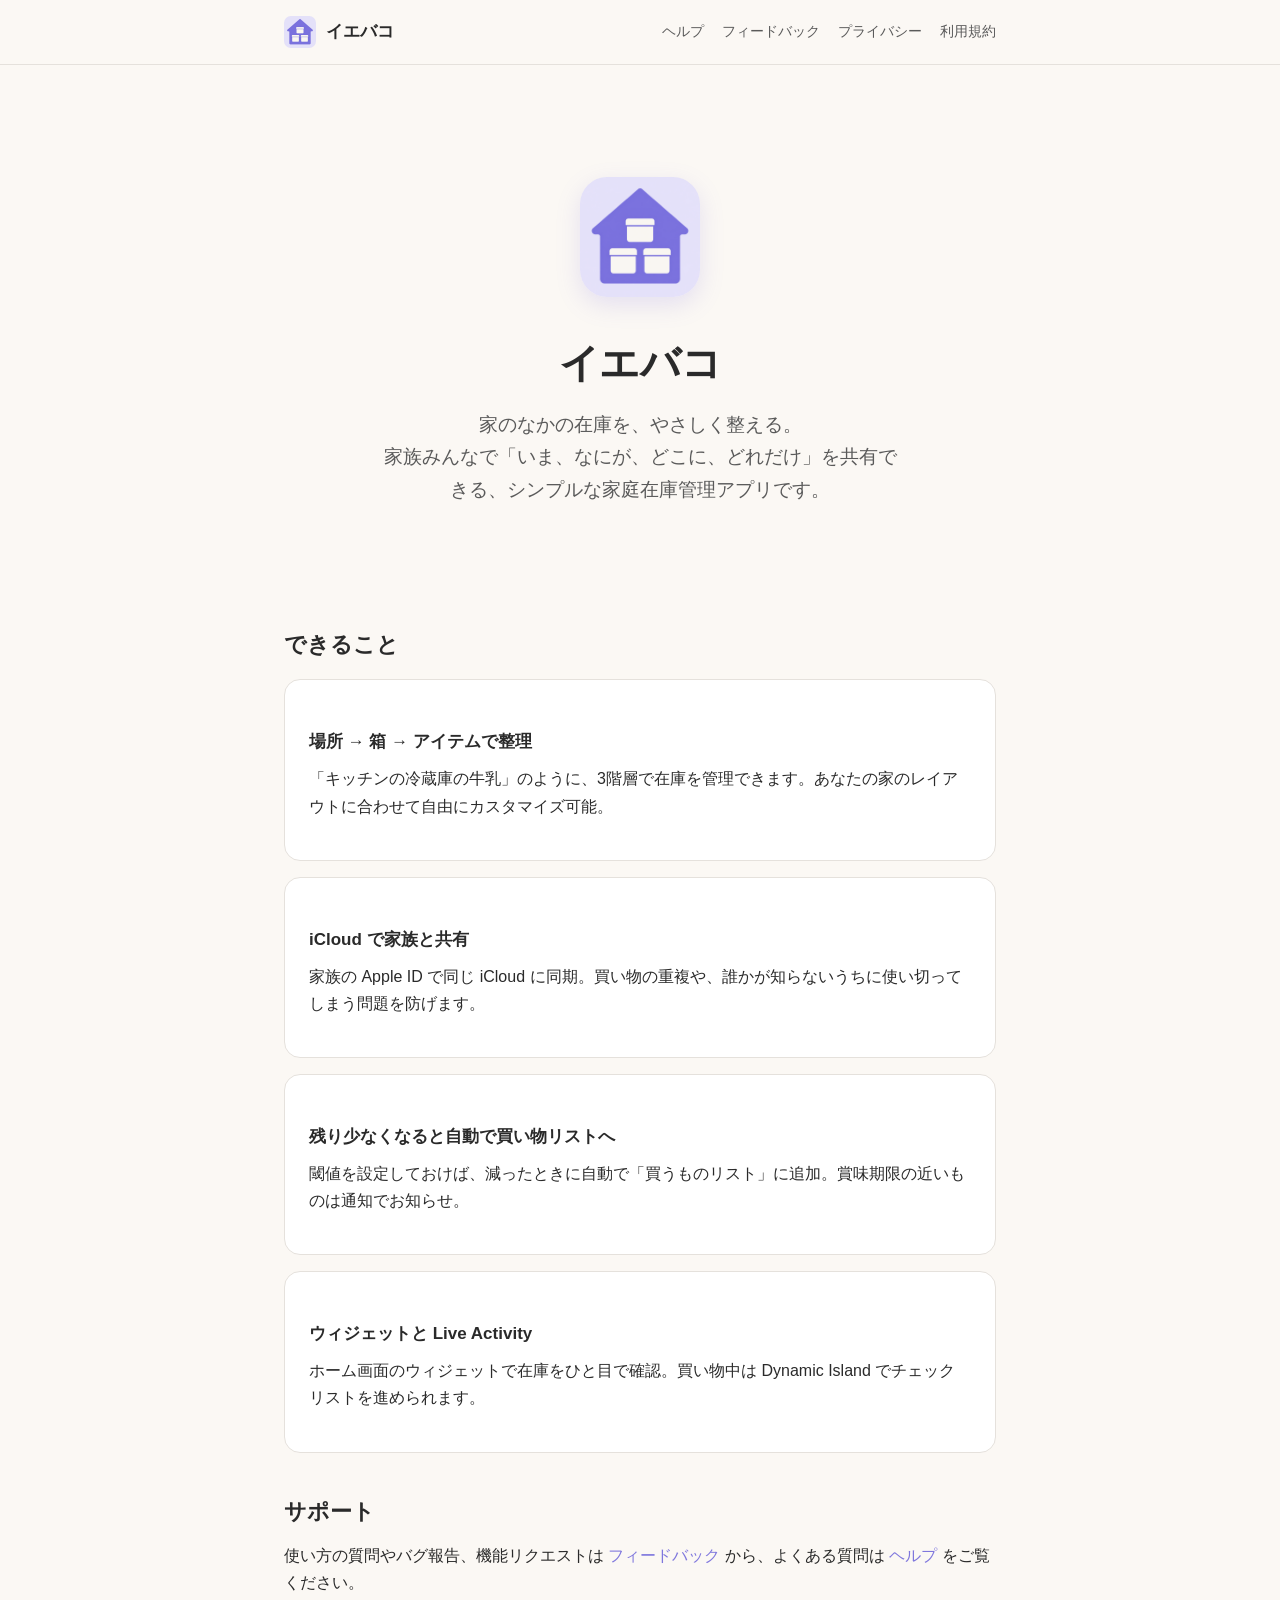
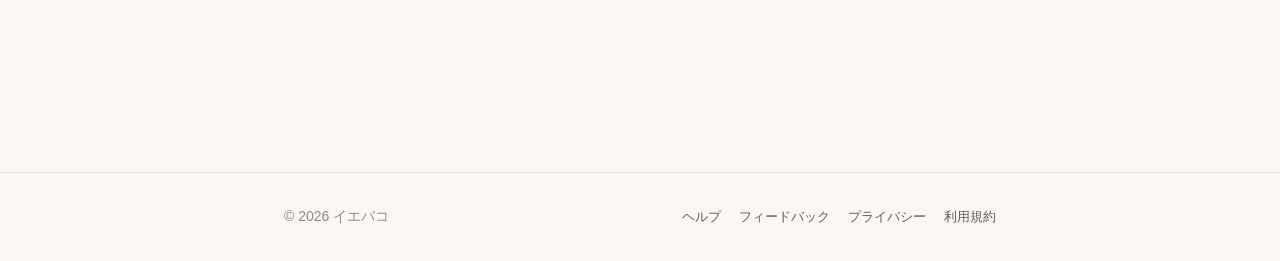
<file: index.html>
<!DOCTYPE html>
<html lang="ja">
<head>
  <meta charset="UTF-8" />
  <meta name="viewport" content="width=device-width, initial-scale=1" />
  <title>イエバコ — 家のなかの在庫を、やさしく整える</title>
  <meta name="description" content="家族みんなで使える家庭在庫管理アプリ。場所と箱で在庫を整理し、買い忘れと買いすぎをなくします。" />
  <meta name="theme-color" content="#7F77DD" />
  <link rel="icon" href="/assets/icon.png" />
  <link rel="apple-touch-icon" href="/assets/icon.png" />
  <link rel="stylesheet" href="/assets/style.css" />
  <meta property="og:title" content="イエバコ — 家のなかの在庫を、やさしく整える" />
  <meta property="og:description" content="家族みんなで使える家庭在庫管理アプリ。" />
  <meta property="og:image" content="/assets/icon.png" />
  <meta property="og:type" content="website" />
</head>
<body>
  <header class="site-header">
    <div class="container">
      <a class="brand" href="/">
        <img src="/assets/icon.png" alt="" />
        イエバコ
      </a>
      <nav class="nav">
        <a href="/help/">ヘルプ</a>
        <a href="/feedback/">フィードバック</a>
        <a href="/privacy/">プライバシー</a>
        <a href="/terms/">利用規約</a>
      </nav>
    </div>
  </header>

  <main>
    <div class="container">
      <section class="hero">
        <img class="app-icon" src="/assets/icon.png" alt="イエバコ アプリアイコン" />
        <h1>イエバコ</h1>
        <p class="lead">家のなかの在庫を、やさしく整える。<br />家族みんなで「いま、なにが、どこに、どれだけ」を共有できる、シンプルな家庭在庫管理アプリです。</p>
        <!-- TODO: App Store ボタンに差し替え（公開後）
        <a class="btn" href="https://apps.apple.com/jp/app/iebako/idXXXXXXXXX">App Store でダウンロード</a>
        -->
      </section>

      <h2>できること</h2>
      <div class="card">
        <h3>場所 → 箱 → アイテムで整理</h3>
        <p>「キッチンの冷蔵庫の牛乳」のように、3階層で在庫を管理できます。あなたの家のレイアウトに合わせて自由にカスタマイズ可能。</p>
      </div>
      <div class="card">
        <h3>iCloud で家族と共有</h3>
        <p>家族の Apple ID で同じ iCloud に同期。買い物の重複や、誰かが知らないうちに使い切ってしまう問題を防げます。</p>
      </div>
      <div class="card">
        <h3>残り少なくなると自動で買い物リストへ</h3>
        <p>閾値を設定しておけば、減ったときに自動で「買うものリスト」に追加。賞味期限の近いものは通知でお知らせ。</p>
      </div>
      <div class="card">
        <h3>ウィジェットと Live Activity</h3>
        <p>ホーム画面のウィジェットで在庫をひと目で確認。買い物中は Dynamic Island でチェックリストを進められます。</p>
      </div>

      <h2>サポート</h2>
      <p>使い方の質問やバグ報告、機能リクエストは <a href="/feedback/">フィードバック</a> から、よくある質問は <a href="/help/">ヘルプ</a> をご覧ください。</p>
    </div>
  </main>

  <footer class="site-footer">
    <div class="container">
      <div>© 2026 イエバコ</div>
      <nav class="nav">
        <a href="/help/">ヘルプ</a>
        <a href="/feedback/">フィードバック</a>
        <a href="/privacy/">プライバシー</a>
        <a href="/terms/">利用規約</a>
      </nav>
    </div>
  </footer>
</body>
</html>
</file>
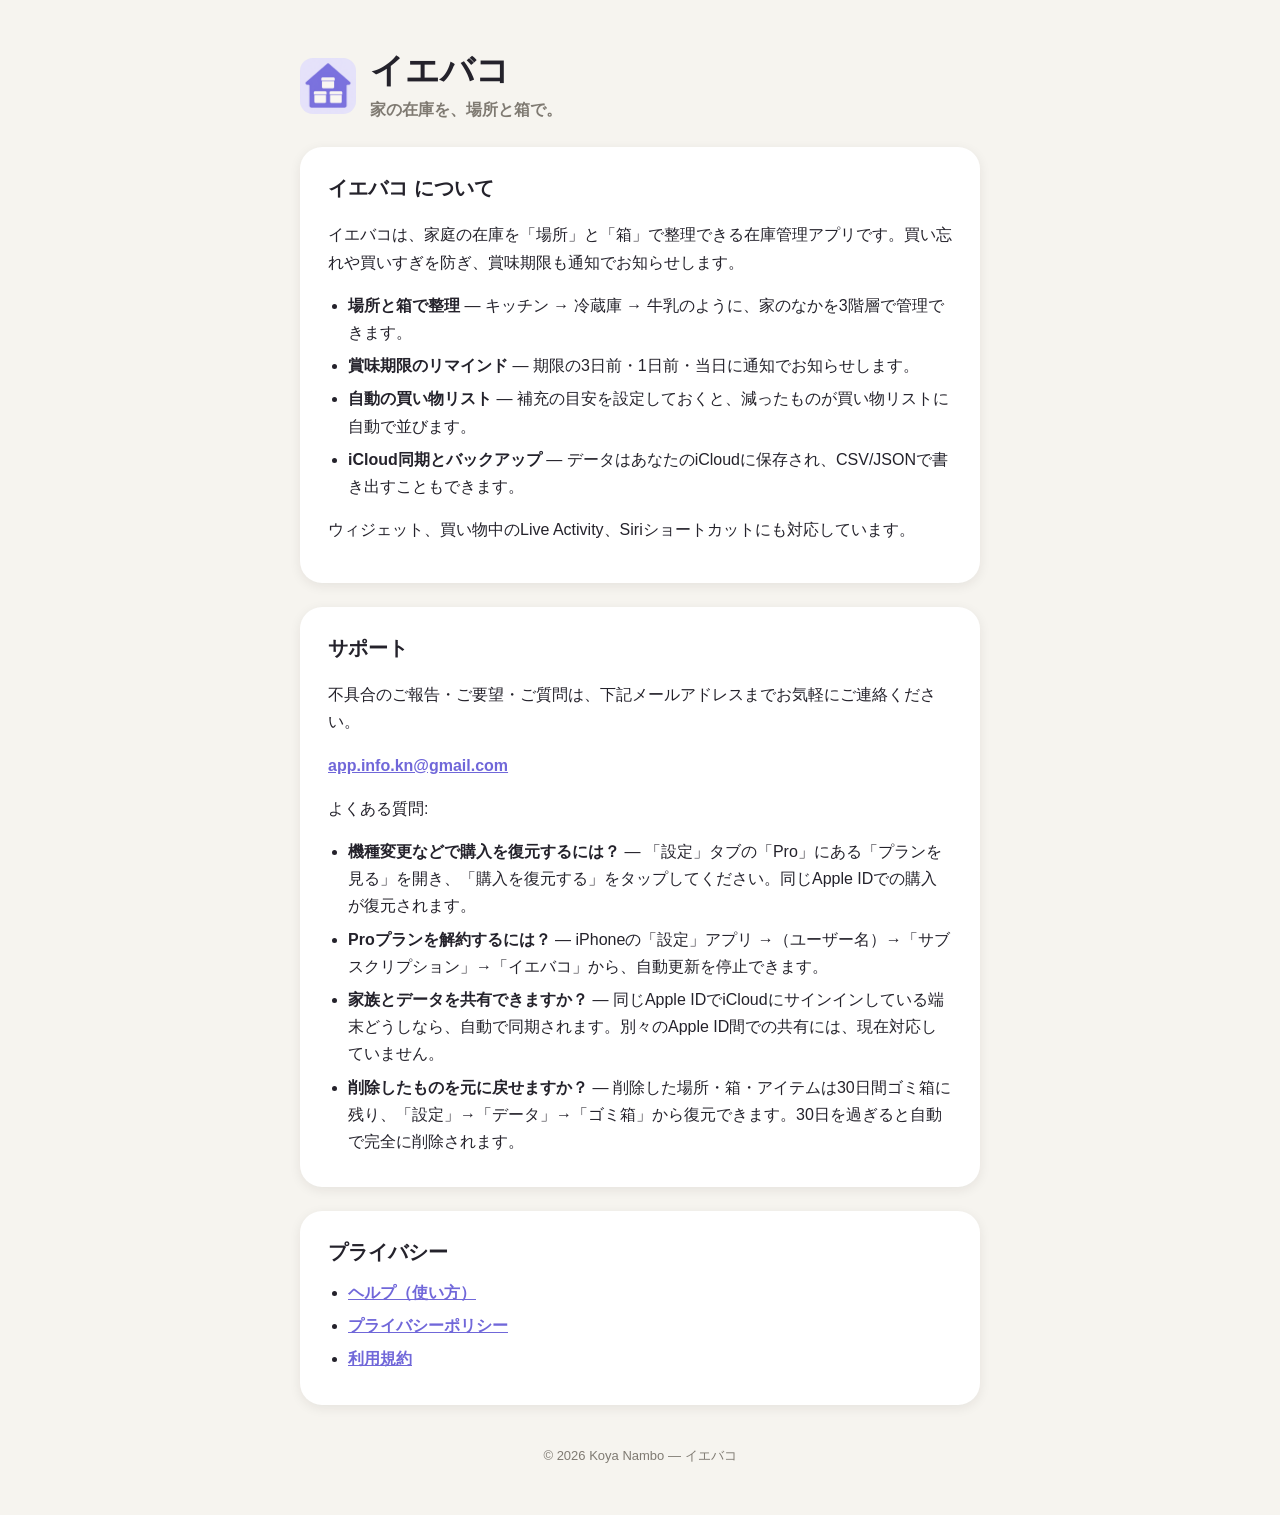
<file: feedback/index.html>
<!doctype html>
<html lang="ja">
<head>
<meta charset="utf-8">
<meta name="viewport" content="width=device-width, initial-scale=1">
<title>サポート — イエバコ</title>
<meta name="description" content="イエバコは、家庭の在庫を「場所」と「箱」で整理できる在庫管理アプリです。買い忘れや買いすぎを防ぎ、賞味期限も通知でお知らせします。">
<link rel="icon" href="app-icon.png">
<style>
:root{
  --bg:#F6F4EF; --card:#FFFFFF; --ink:#24222B; --sub:#7F7A72; --accent:#7067D9;
}
@media (prefers-color-scheme: dark){
  :root{ --bg:#17161C; --card:#24222D; --ink:#F2EFE8; --sub:#A6A1B0; --accent:#877FDF; }
}
*{box-sizing:border-box}
body{margin:0;background:var(--bg);color:var(--ink);font-family:-apple-system,BlinkMacSystemFont,"Hiragino Sans",sans-serif;line-height:1.7}
.wrap{max-width:720px;margin:0 auto;padding:48px 20px}
.logo{display:flex;align-items:center;gap:14px}
.logo h1{margin:0;font-size:34px;font-weight:800;line-height:1.3}
.tagline{color:var(--sub);font-weight:600;margin-top:4px}
.mark{flex:none;width:56px;height:56px;border-radius:13px}
.lang-link{margin-top:14px;font-size:14px}
.card{background:var(--card);border-radius:22px;padding:24px 28px;margin-top:24px;box-shadow:0 3px 12px rgba(40,30,20,.08)}
h2{font-size:20px;margin:0 0 10px}
.section-lang{font-size:24px;margin:56px 0 0}
ul{padding-left:20px;margin:8px 0}
li+li{margin-top:6px}
a{color:var(--accent);font-weight:700;word-break:break-all}
footer{color:var(--sub);font-size:13px;margin-top:40px;text-align:center}
</style>
</head>
<body>
<div class="wrap">
  <div class="logo">
    <img class="mark" src="app-icon.png" width="56" height="56" alt="">
    <div>
      <h1>イエバコ</h1>
      <div class="tagline">家の在庫を、場所と箱で。</div>
    </div>
  </div>

  <div class="card">
    <h2>イエバコ について</h2>
    <p>イエバコは、家庭の在庫を「場所」と「箱」で整理できる在庫管理アプリです。買い忘れや買いすぎを防ぎ、賞味期限も通知でお知らせします。</p>
    <ul>
      <li><strong>場所と箱で整理</strong> — キッチン → 冷蔵庫 → 牛乳のように、家のなかを3階層で管理できます。</li>
      <li><strong>賞味期限のリマインド</strong> — 期限の3日前・1日前・当日に通知でお知らせします。</li>
      <li><strong>自動の買い物リスト</strong> — 補充の目安を設定しておくと、減ったものが買い物リストに自動で並びます。</li>
      <li><strong>iCloud同期とバックアップ</strong> — データはあなたのiCloudに保存され、CSV/JSONで書き出すこともできます。</li>
    </ul>
    <p>ウィジェット、買い物中のLive Activity、Siriショートカットにも対応しています。</p>
  </div>

  <div class="card">
    <h2>サポート</h2>
    <p>不具合のご報告・ご要望・ご質問は、下記メールアドレスまでお気軽にご連絡ください。</p>
    <p><a href="mailto:app.info.kn@gmail.com?subject=%E3%82%A4%E3%82%A8%E3%83%90%E3%82%B3%20%E3%81%8A%E5%95%8F%E3%81%84%E5%90%88%E3%82%8F%E3%81%9B">app.info.kn@gmail.com</a></p>
    <p>よくある質問:</p>
    <ul>
      <li><strong>機種変更などで購入を復元するには？</strong> — 「設定」タブの「Pro」にある「プランを見る」を開き、「購入を復元する」をタップしてください。同じApple IDでの購入が復元されます。</li>
      <li><strong>Proプランを解約するには？</strong> — iPhoneの「設定」アプリ →（ユーザー名）→「サブスクリプション」→「イエバコ」から、自動更新を停止できます。</li>
      <li><strong>家族とデータを共有できますか？</strong> — 同じApple IDでiCloudにサインインしている端末どうしなら、自動で同期されます。別々のApple ID間での共有には、現在対応していません。</li>
      <li><strong>削除したものを元に戻せますか？</strong> — 削除した場所・箱・アイテムは30日間ゴミ箱に残り、「設定」→「データ」→「ゴミ箱」から復元できます。30日を過ぎると自動で完全に削除されます。</li>
    </ul>
  </div>

  <div class="card">
    <h2>プライバシー</h2>
    <ul>
      <li><a href="../help/">ヘルプ（使い方）</a></li>
      <li><a href="../privacy/">プライバシーポリシー</a></li>
      <li><a href="../terms/">利用規約</a></li>
    </ul>
  </div>

  <footer>© 2026 Koya Nambo — イエバコ</footer>
</div>
</body>
</html>
</file>
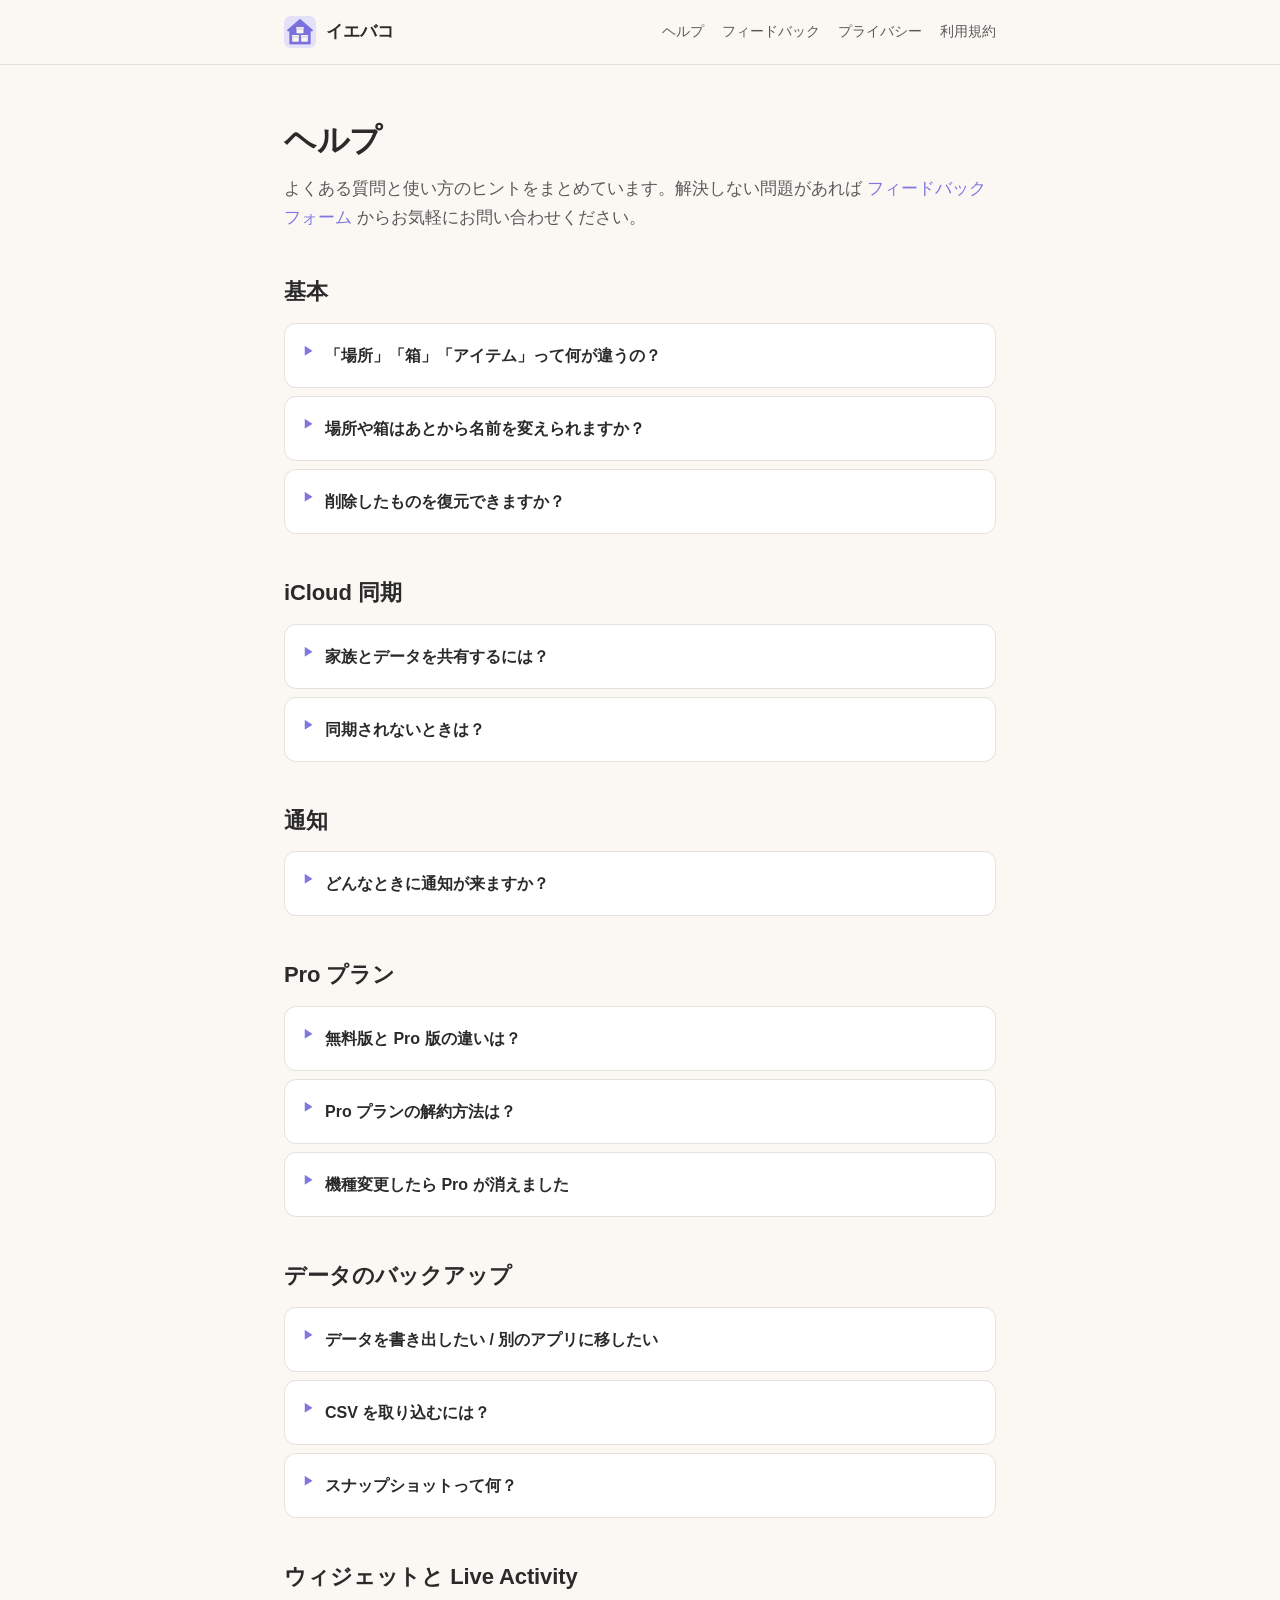
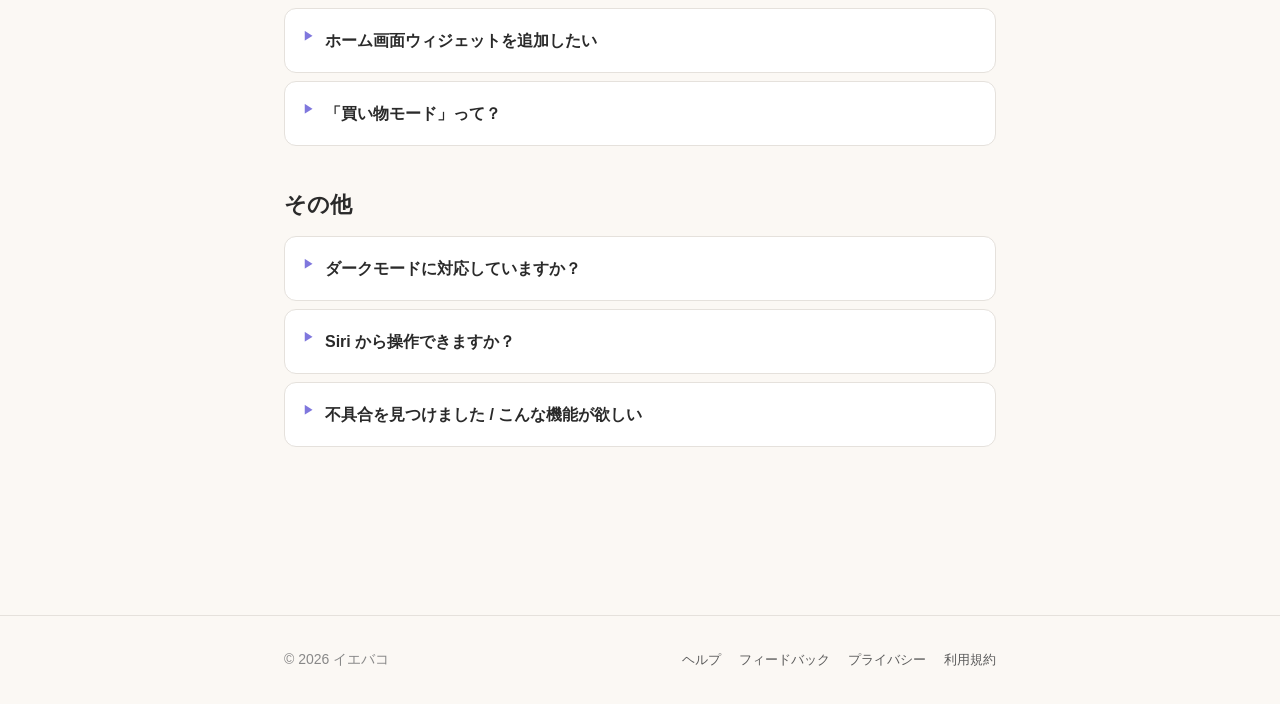
<file: help/index.html>
<!DOCTYPE html>
<html lang="ja">
<head>
  <meta charset="UTF-8" />
  <meta name="viewport" content="width=device-width, initial-scale=1" />
  <title>ヘルプ — イエバコ</title>
  <meta name="description" content="イエバコのよくある質問・使い方ガイド。" />
  <meta name="theme-color" content="#7F77DD" />
  <link rel="icon" href="/assets/icon.png" />
  <link rel="stylesheet" href="/assets/style.css" />
</head>
<body>
  <header class="site-header">
    <div class="container">
      <a class="brand" href="/">
        <img src="/assets/icon.png" alt="" />
        イエバコ
      </a>
      <nav class="nav">
        <a href="/help/">ヘルプ</a>
        <a href="/feedback/">フィードバック</a>
        <a href="/privacy/">プライバシー</a>
        <a href="/terms/">利用規約</a>
      </nav>
    </div>
  </header>

  <main>
    <div class="container">
      <h1>ヘルプ</h1>
      <p class="lead">よくある質問と使い方のヒントをまとめています。解決しない問題があれば <a href="/feedback/">フィードバックフォーム</a> からお気軽にお問い合わせください。</p>

      <h2>基本</h2>

      <details>
        <summary>「場所」「箱」「アイテム」って何が違うの？</summary>
        <div>
          <p>イエバコは家のなかの物を 3 階層で整理します。</p>
          <ul>
            <li><strong>場所</strong>: キッチン・洗面所・寝室などの大きな空間。</li>
            <li><strong>箱</strong>: 場所のなかにある収納単位。例: キッチンのなかの「冷蔵庫」「シンク下」「食器棚」。</li>
            <li><strong>アイテム</strong>: 箱のなかにある実物。例: 冷蔵庫のなかの「牛乳」「卵」。</li>
          </ul>
          <p>あなたの家のレイアウトに合わせて自由に作れます。</p>
        </div>
      </details>

      <details>
        <summary>場所や箱はあとから名前を変えられますか？</summary>
        <div><p>はい。各画面で対象を長押し、または編集ボタンから名前・アイコン・並び順をいつでも変更できます。</p></div>
      </details>

      <details>
        <summary>削除したものを復元できますか？</summary>
        <div><p>削除した場所・箱・アイテムは <strong>30 日間ゴミ箱に保管</strong>されます。設定 → データ → ゴミ箱から復元できます。30 日経過すると完全に削除されます。</p></div>
      </details>

      <h2>iCloud 同期</h2>

      <details>
        <summary>家族とデータを共有するには？</summary>
        <div>
          <p>共有したい家族のデバイスで、同じ Apple ID で iCloud にサインインしてください。同じ Apple ID 内であれば自動的に同期されます。</p>
          <p>※ 別々の Apple ID 間での共有（ファミリー共有）には現在対応していません。今後のアップデートで対応予定です。</p>
        </div>
      </details>

      <details>
        <summary>同期されないときは？</summary>
        <div>
          <ul>
            <li>機内モードや低電力モードがオンになっていないか確認してください。</li>
            <li>設定アプリ →〈ユーザー名〉→ iCloud → イエバコ がオンになっていることを確認してください。</li>
            <li>アプリ内のホーム上部の同期バッジをタップすると、エラー詳細と手動再試行ができます。</li>
          </ul>
        </div>
      </details>

      <h2>通知</h2>

      <details>
        <summary>どんなときに通知が来ますか？</summary>
        <div>
          <ul>
            <li><strong>賞味期限</strong>: 期限の 3 日前 / 1 日前 / 当日にお知らせします。</li>
            <li><strong>在庫減少</strong>: アイテムごとに設定した「閾値」を下回ったときに通知します。</li>
            <li><strong>スナップショット完了</strong>: 日次の自動バックアップが完了したときに通知します（オプション）。</li>
          </ul>
          <p>通知のオン・オフは設定 → 通知 から調整できます。</p>
        </div>
      </details>

      <h2>Pro プラン</h2>

      <details>
        <summary>無料版と Pro 版の違いは？</summary>
        <div>
          <p>無料版には以下の制限があります:</p>
          <ul>
            <li>場所: 最大 3 個</li>
            <li>箱: 1 つの場所あたり最大 5 個</li>
            <li>アイテム: 全体で最大 50 個</li>
            <li>広告が表示される</li>
          </ul>
          <p>Pro 版では上記の制限と広告がなくなり、すべての機能を無制限に使えます。</p>
        </div>
      </details>

      <details>
        <summary>Pro プランの解約方法は？</summary>
        <div>
          <p>iPhone の <strong>設定アプリ → 〈ユーザー名〉→ サブスクリプション → イエバコ</strong> から、自動更新を停止できます。期間終了までは Pro 機能を引き続きご利用いただけます。</p>
        </div>
      </details>

      <details>
        <summary>機種変更したら Pro が消えました</summary>
        <div>
          <p>新しい端末で同じ Apple ID を使っていれば、設定 → Pro プラン → 「購入を復元」をタップすると Pro が復活します。</p>
        </div>
      </details>

      <h2>データのバックアップ</h2>

      <details>
        <summary>データを書き出したい / 別のアプリに移したい</summary>
        <div>
          <p>設定 → データ → エクスポートから、CSV または JSON 形式で全データを書き出せます。Files アプリ・メール・他アプリに送れます。</p>
        </div>
      </details>

      <details>
        <summary>CSV を取り込むには？</summary>
        <div>
          <p>設定 → データ → CSV インポートから、所定のフォーマットの CSV ファイルを取り込めます。フォーマットの詳細はインポート画面に記載されています。</p>
        </div>
      </details>

      <details>
        <summary>スナップショットって何？</summary>
        <div>
          <p>毎日 1 回、その時点の在庫データのスナップショットを iCloud Drive に自動保存する機能です。万が一データが消えた場合でも、過去のスナップショットから復元できます。</p>
          <p>設定 → データ → スナップショットから一覧を確認・復元できます。</p>
        </div>
      </details>

      <h2>ウィジェットと Live Activity</h2>

      <details>
        <summary>ホーム画面ウィジェットを追加したい</summary>
        <div>
          <p>ホーム画面を長押し → 左上の「+」ボタン → 「イエバコ」を検索 → サイズを選んで追加できます。場所サマリと買い物リストの 2 種類があります。</p>
        </div>
      </details>

      <details>
        <summary>「買い物モード」って？</summary>
        <div>
          <p>買い物リストの画面で「買い物モード ON」をタップすると、Live Activity（Dynamic Island およびロック画面）が起動し、買い物の進捗をひと目で確認できます。チェックを進めると Activity も連動して更新されます。</p>
        </div>
      </details>

      <h2>その他</h2>

      <details>
        <summary>ダークモードに対応していますか？</summary>
        <div><p>はい。OS の設定に追従するほか、設定 → 外観から強制的に Light / Dark を選ぶこともできます。</p></div>
      </details>

      <details>
        <summary>Siri から操作できますか？</summary>
        <div>
          <p>はい。以下のフレーズが使えます:</p>
          <ul>
            <li>「イエバコで在庫を確認」</li>
            <li>「イエバコで買い物リスト」</li>
            <li>「イエバコで補充」</li>
            <li>「イエバコで賞味期限を確認」</li>
            <li>「イエバコで買い物モード」</li>
          </ul>
        </div>
      </details>

      <details>
        <summary>不具合を見つけました / こんな機能が欲しい</summary>
        <div><p>ぜひ <a href="/feedback/">フィードバックフォーム</a> からお知らせください。すべての投稿に目を通しています。</p></div>
      </details>
    </div>
  </main>

  <footer class="site-footer">
    <div class="container">
      <div>© 2026 イエバコ</div>
      <nav class="nav">
        <a href="/help/">ヘルプ</a>
        <a href="/feedback/">フィードバック</a>
        <a href="/privacy/">プライバシー</a>
        <a href="/terms/">利用規約</a>
      </nav>
    </div>
  </footer>
</body>
</html>
</file>
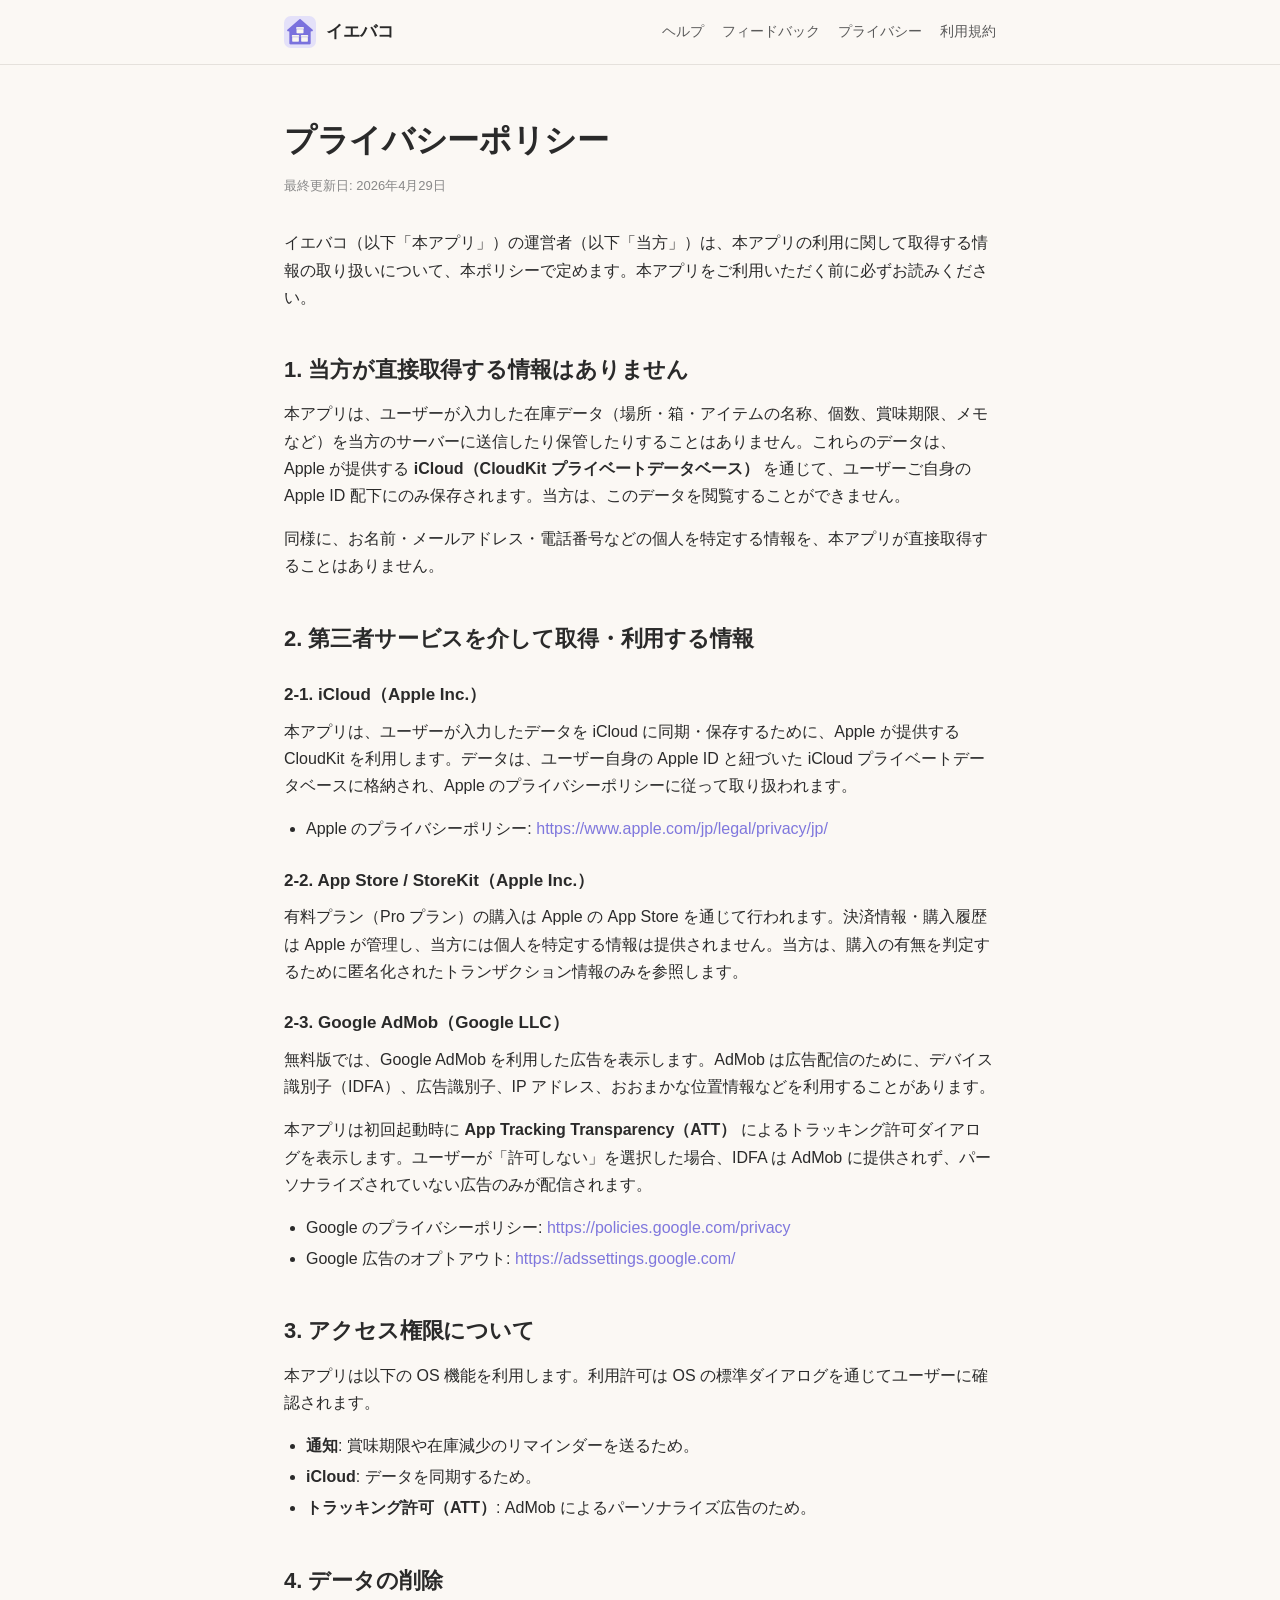
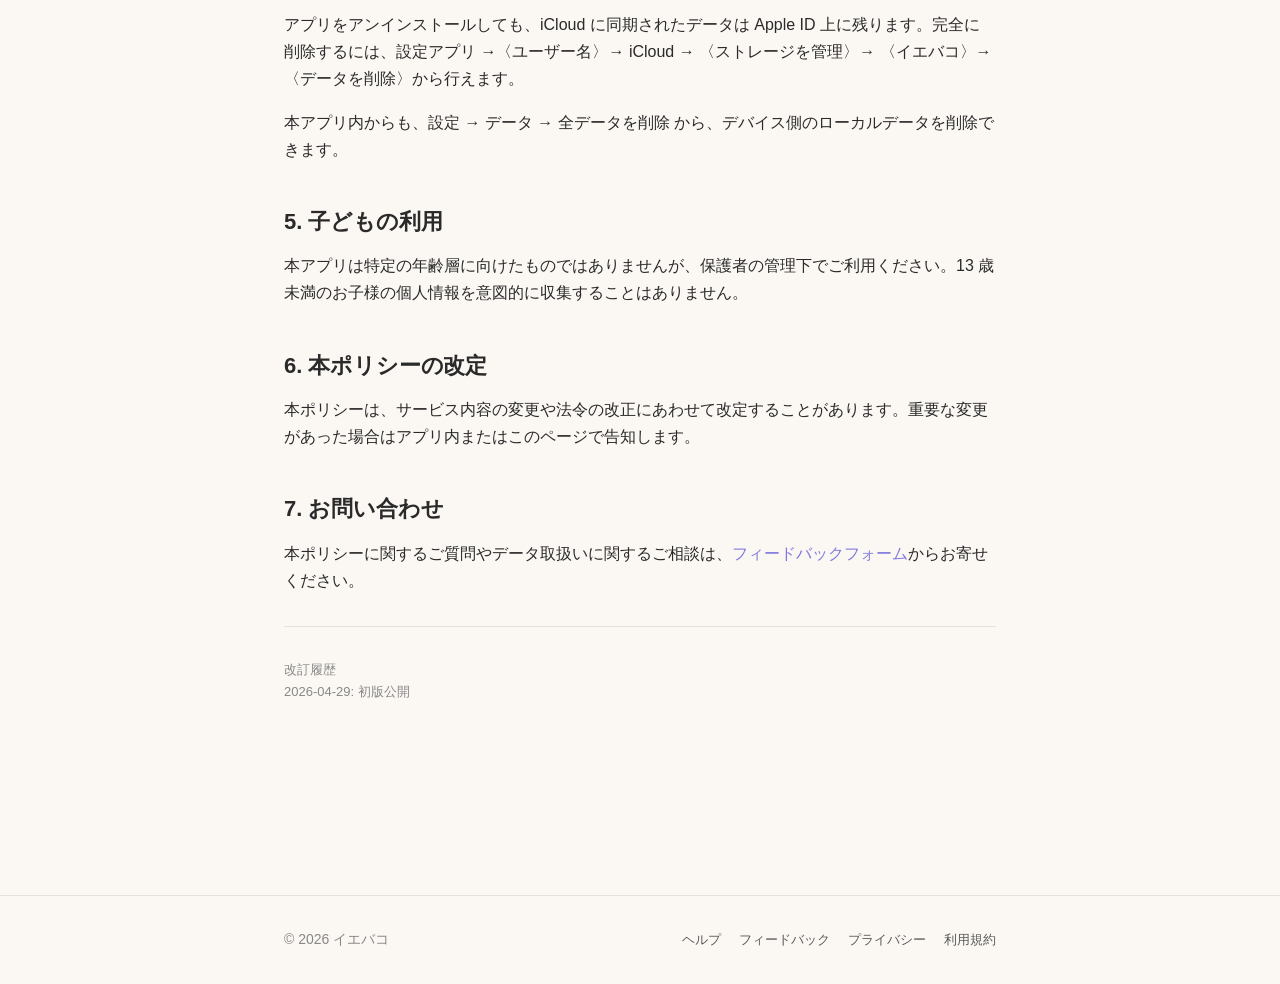
<file: privacy/index.html>
<!DOCTYPE html>
<html lang="ja">
<head>
  <meta charset="UTF-8" />
  <meta name="viewport" content="width=device-width, initial-scale=1" />
  <title>プライバシーポリシー — イエバコ</title>
  <meta name="description" content="イエバコのプライバシーポリシー。" />
  <meta name="theme-color" content="#7F77DD" />
  <link rel="icon" href="/assets/icon.png" />
  <link rel="stylesheet" href="/assets/style.css" />
</head>
<body>
  <header class="site-header">
    <div class="container">
      <a class="brand" href="/">
        <img src="/assets/icon.png" alt="" />
        イエバコ
      </a>
      <nav class="nav">
        <a href="/help/">ヘルプ</a>
        <a href="/feedback/">フィードバック</a>
        <a href="/privacy/">プライバシー</a>
        <a href="/terms/">利用規約</a>
      </nav>
    </div>
  </header>

  <main>
    <div class="container">
      <h1>プライバシーポリシー</h1>
      <p class="meta">最終更新日: 2026年4月29日</p>

      <p>イエバコ（以下「本アプリ」）の運営者（以下「当方」）は、本アプリの利用に関して取得する情報の取り扱いについて、本ポリシーで定めます。本アプリをご利用いただく前に必ずお読みください。</p>

      <h2>1. 当方が直接取得する情報はありません</h2>
      <p>本アプリは、ユーザーが入力した在庫データ（場所・箱・アイテムの名称、個数、賞味期限、メモなど）を当方のサーバーに送信したり保管したりすることはありません。これらのデータは、Apple が提供する <strong>iCloud（CloudKit プライベートデータベース）</strong> を通じて、ユーザーご自身の Apple ID 配下にのみ保存されます。当方は、このデータを閲覧することができません。</p>
      <p>同様に、お名前・メールアドレス・電話番号などの個人を特定する情報を、本アプリが直接取得することはありません。</p>

      <h2>2. 第三者サービスを介して取得・利用する情報</h2>

      <h3>2-1. iCloud（Apple Inc.）</h3>
      <p>本アプリは、ユーザーが入力したデータを iCloud に同期・保存するために、Apple が提供する CloudKit を利用します。データは、ユーザー自身の Apple ID と紐づいた iCloud プライベートデータベースに格納され、Apple のプライバシーポリシーに従って取り扱われます。</p>
      <ul>
        <li>Apple のプライバシーポリシー: <a href="https://www.apple.com/jp/legal/privacy/jp/" target="_blank" rel="noopener">https://www.apple.com/jp/legal/privacy/jp/</a></li>
      </ul>

      <h3>2-2. App Store / StoreKit（Apple Inc.）</h3>
      <p>有料プラン（Pro プラン）の購入は Apple の App Store を通じて行われます。決済情報・購入履歴は Apple が管理し、当方には個人を特定する情報は提供されません。当方は、購入の有無を判定するために匿名化されたトランザクション情報のみを参照します。</p>

      <h3>2-3. Google AdMob（Google LLC）</h3>
      <p>無料版では、Google AdMob を利用した広告を表示します。AdMob は広告配信のために、デバイス識別子（IDFA）、広告識別子、IP アドレス、おおまかな位置情報などを利用することがあります。</p>
      <p>本アプリは初回起動時に <strong>App Tracking Transparency（ATT）</strong> によるトラッキング許可ダイアログを表示します。ユーザーが「許可しない」を選択した場合、IDFA は AdMob に提供されず、パーソナライズされていない広告のみが配信されます。</p>
      <ul>
        <li>Google のプライバシーポリシー: <a href="https://policies.google.com/privacy" target="_blank" rel="noopener">https://policies.google.com/privacy</a></li>
        <li>Google 広告のオプトアウト: <a href="https://adssettings.google.com/" target="_blank" rel="noopener">https://adssettings.google.com/</a></li>
      </ul>

      <h2>3. アクセス権限について</h2>
      <p>本アプリは以下の OS 機能を利用します。利用許可は OS の標準ダイアログを通じてユーザーに確認されます。</p>
      <ul>
        <li><strong>通知</strong>: 賞味期限や在庫減少のリマインダーを送るため。</li>
        <li><strong>iCloud</strong>: データを同期するため。</li>
        <li><strong>トラッキング許可（ATT）</strong>: AdMob によるパーソナライズ広告のため。</li>
      </ul>

      <h2>4. データの削除</h2>
      <p>アプリをアンインストールしても、iCloud に同期されたデータは Apple ID 上に残ります。完全に削除するには、設定アプリ →〈ユーザー名〉→ iCloud → 〈ストレージを管理〉→ 〈イエバコ〉→ 〈データを削除〉から行えます。</p>
      <p>本アプリ内からも、設定 → データ → 全データを削除 から、デバイス側のローカルデータを削除できます。</p>

      <h2>5. 子どもの利用</h2>
      <p>本アプリは特定の年齢層に向けたものではありませんが、保護者の管理下でご利用ください。13 歳未満のお子様の個人情報を意図的に収集することはありません。</p>

      <h2>6. 本ポリシーの改定</h2>
      <p>本ポリシーは、サービス内容の変更や法令の改正にあわせて改定することがあります。重要な変更があった場合はアプリ内またはこのページで告知します。</p>

      <h2>7. お問い合わせ</h2>
      <p>本ポリシーに関するご質問やデータ取扱いに関するご相談は、<a href="/feedback/">フィードバックフォーム</a>からお寄せください。</p>

      <hr />
      <p class="meta">
        改訂履歴<br />
        2026-04-29: 初版公開
      </p>
    </div>
  </main>

  <footer class="site-footer">
    <div class="container">
      <div>© 2026 イエバコ</div>
      <nav class="nav">
        <a href="/help/">ヘルプ</a>
        <a href="/feedback/">フィードバック</a>
        <a href="/privacy/">プライバシー</a>
        <a href="/terms/">利用規約</a>
      </nav>
    </div>
  </footer>
</body>
</html>
</file>
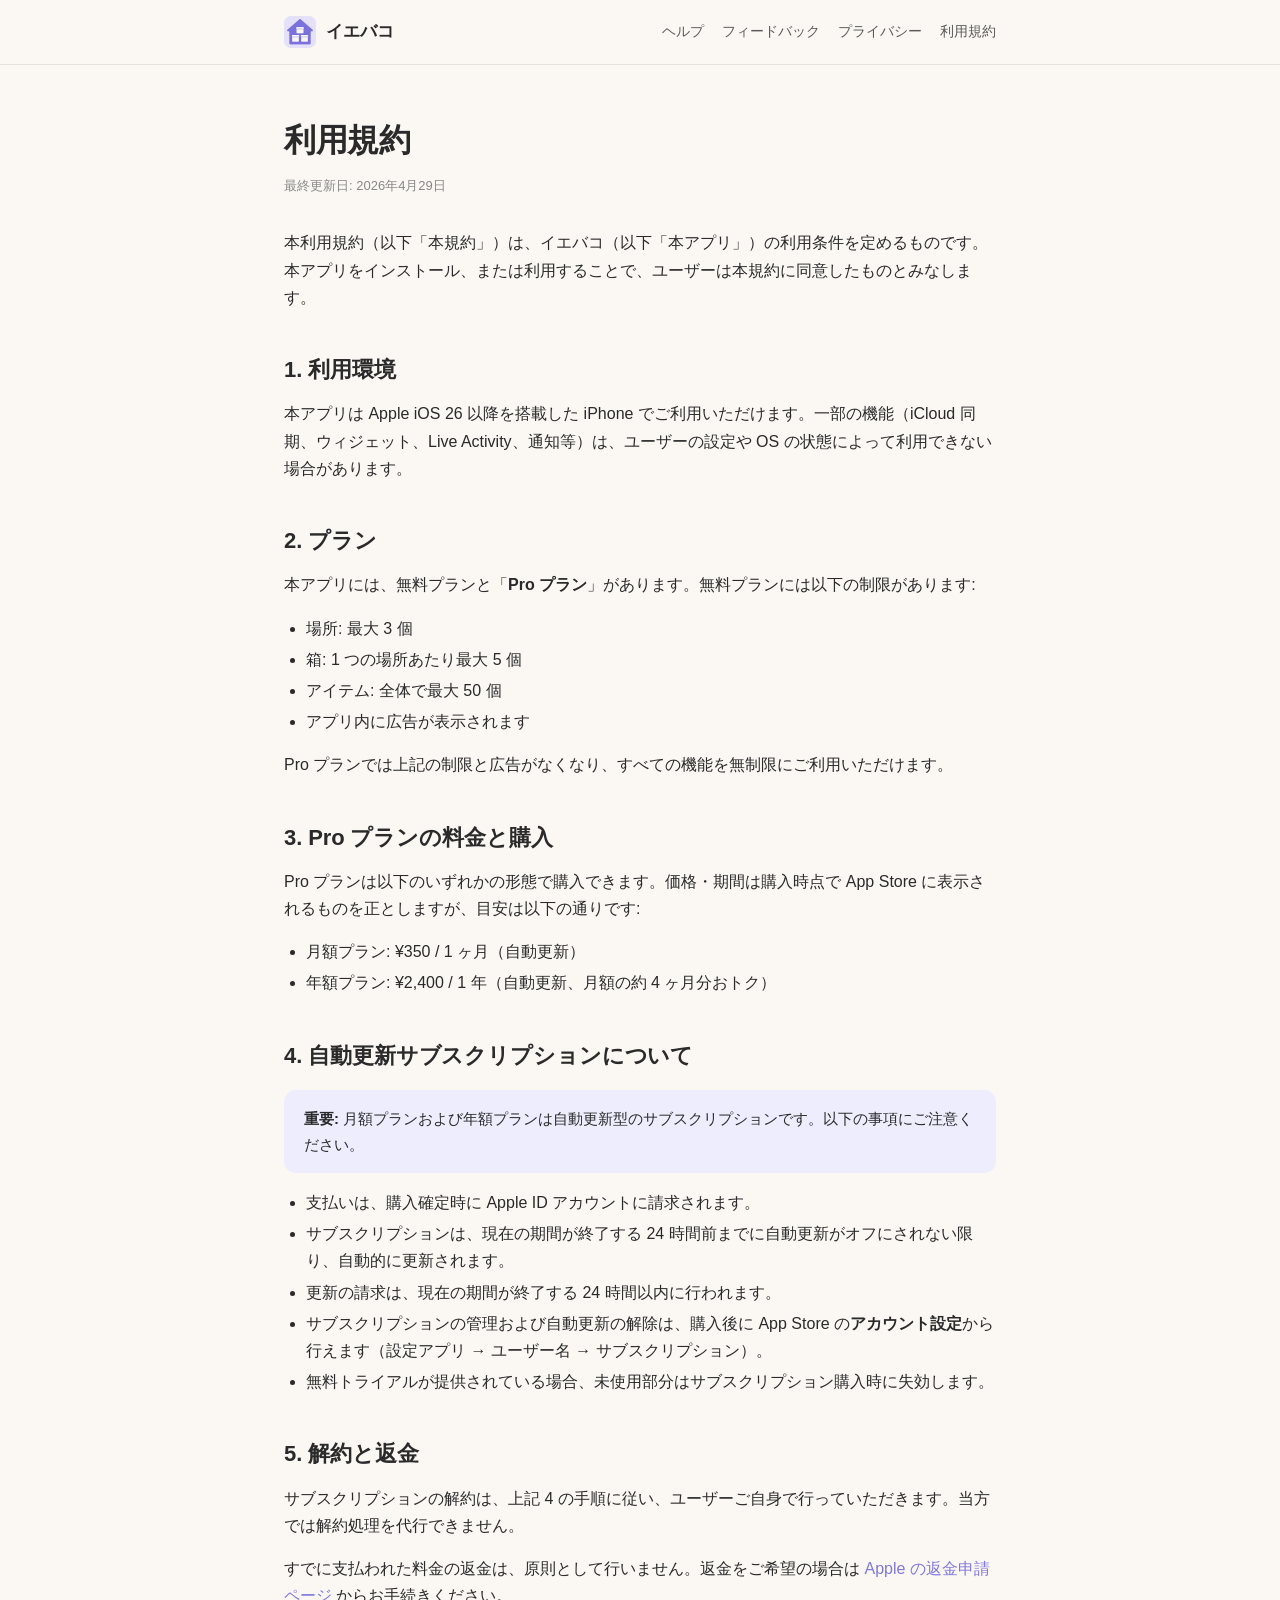
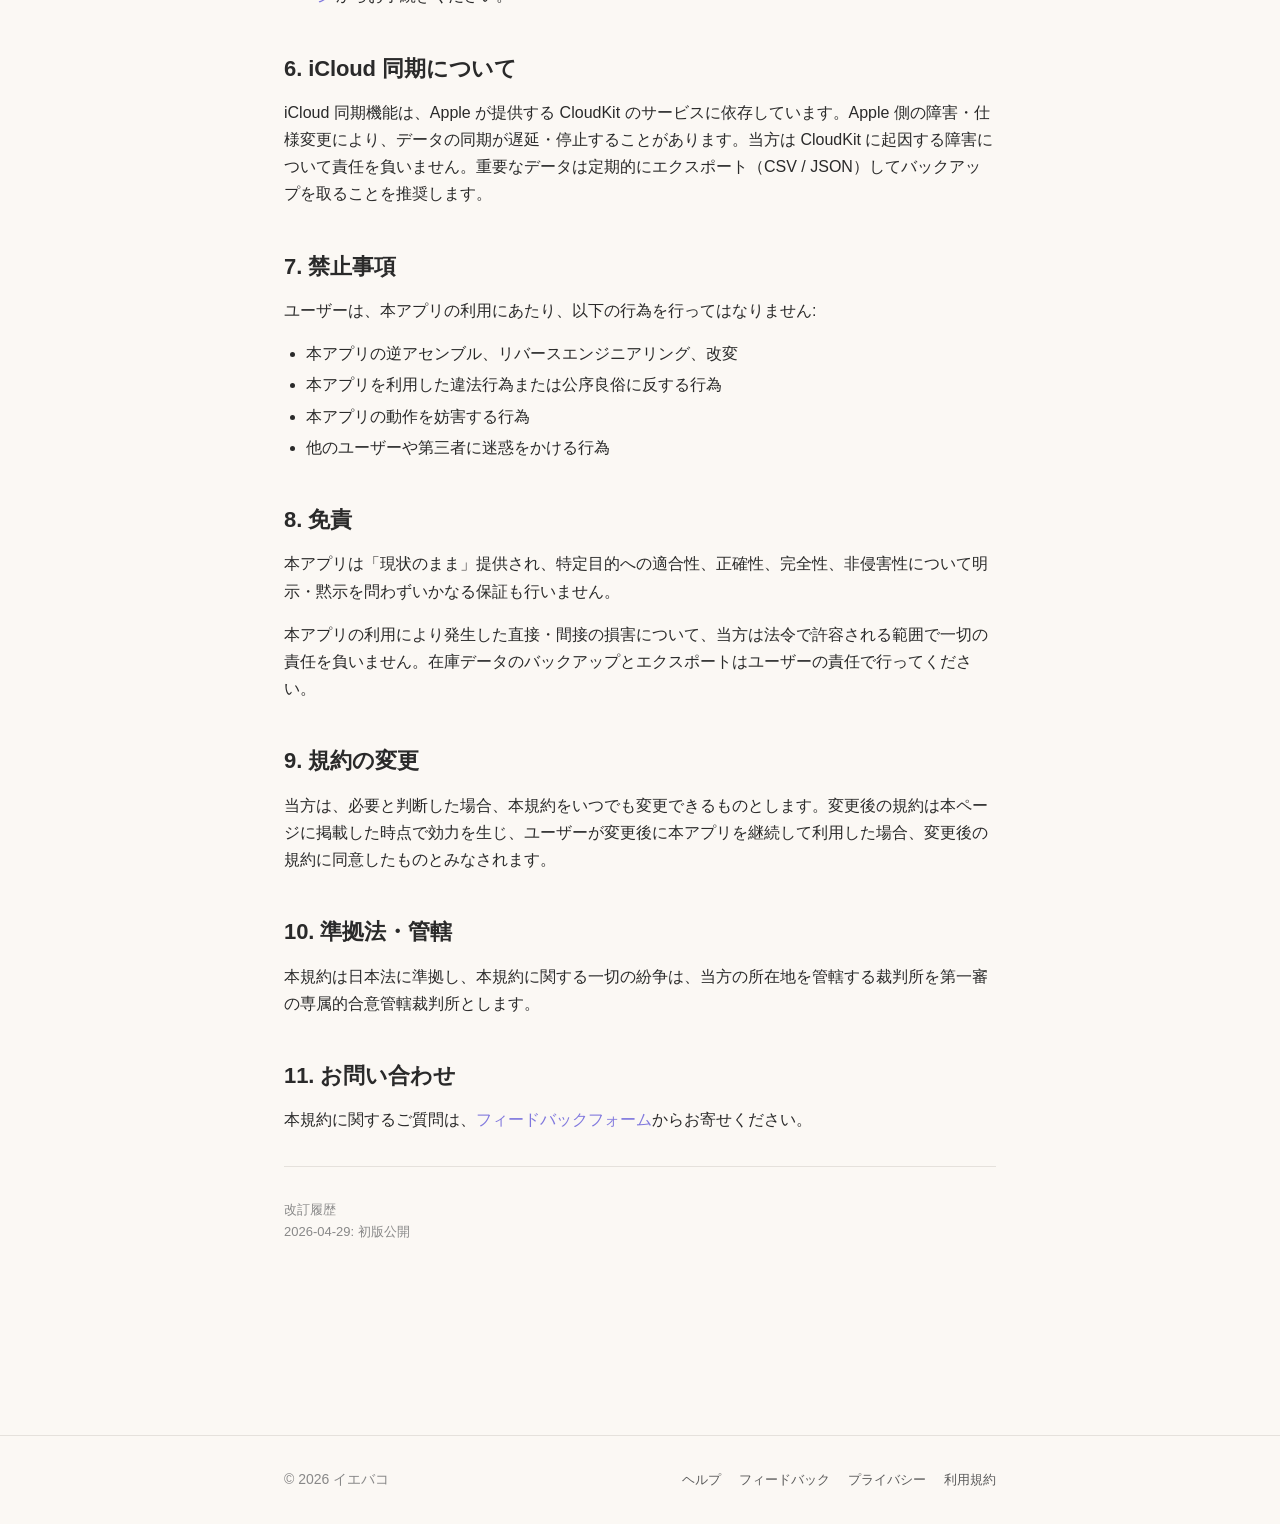
<file: terms/index.html>
<!DOCTYPE html>
<html lang="ja">
<head>
  <meta charset="UTF-8" />
  <meta name="viewport" content="width=device-width, initial-scale=1" />
  <title>利用規約 — イエバコ</title>
  <meta name="description" content="イエバコの利用規約。" />
  <meta name="theme-color" content="#7F77DD" />
  <link rel="icon" href="/assets/icon.png" />
  <link rel="stylesheet" href="/assets/style.css" />
</head>
<body>
  <header class="site-header">
    <div class="container">
      <a class="brand" href="/">
        <img src="/assets/icon.png" alt="" />
        イエバコ
      </a>
      <nav class="nav">
        <a href="/help/">ヘルプ</a>
        <a href="/feedback/">フィードバック</a>
        <a href="/privacy/">プライバシー</a>
        <a href="/terms/">利用規約</a>
      </nav>
    </div>
  </header>

  <main>
    <div class="container">
      <h1>利用規約</h1>
      <p class="meta">最終更新日: 2026年4月29日</p>

      <p>本利用規約（以下「本規約」）は、イエバコ（以下「本アプリ」）の利用条件を定めるものです。本アプリをインストール、または利用することで、ユーザーは本規約に同意したものとみなします。</p>

      <h2>1. 利用環境</h2>
      <p>本アプリは Apple iOS 26 以降を搭載した iPhone でご利用いただけます。一部の機能（iCloud 同期、ウィジェット、Live Activity、通知等）は、ユーザーの設定や OS の状態によって利用できない場合があります。</p>

      <h2>2. プラン</h2>
      <p>本アプリには、無料プランと「<strong>Pro プラン</strong>」があります。無料プランには以下の制限があります:</p>
      <ul>
        <li>場所: 最大 3 個</li>
        <li>箱: 1 つの場所あたり最大 5 個</li>
        <li>アイテム: 全体で最大 50 個</li>
        <li>アプリ内に広告が表示されます</li>
      </ul>
      <p>Pro プランでは上記の制限と広告がなくなり、すべての機能を無制限にご利用いただけます。</p>

      <h2>3. Pro プランの料金と購入</h2>
      <p>Pro プランは以下のいずれかの形態で購入できます。価格・期間は購入時点で App Store に表示されるものを正としますが、目安は以下の通りです:</p>
      <ul>
        <li>月額プラン: ¥350 / 1 ヶ月（自動更新）</li>
        <li>年額プラン: ¥2,400 / 1 年（自動更新、月額の約 4 ヶ月分おトク）</li>
      </ul>

      <h2>4. 自動更新サブスクリプションについて</h2>
      <div class="note">
        <strong>重要:</strong> 月額プランおよび年額プランは自動更新型のサブスクリプションです。以下の事項にご注意ください。
      </div>
      <ul>
        <li>支払いは、購入確定時に Apple ID アカウントに請求されます。</li>
        <li>サブスクリプションは、現在の期間が終了する 24 時間前までに自動更新がオフにされない限り、自動的に更新されます。</li>
        <li>更新の請求は、現在の期間が終了する 24 時間以内に行われます。</li>
        <li>サブスクリプションの管理および自動更新の解除は、購入後に App Store の<strong>アカウント設定</strong>から行えます（設定アプリ → ユーザー名 → サブスクリプション）。</li>
        <li>無料トライアルが提供されている場合、未使用部分はサブスクリプション購入時に失効します。</li>
      </ul>

      <h2>5. 解約と返金</h2>
      <p>サブスクリプションの解約は、上記 4 の手順に従い、ユーザーご自身で行っていただきます。当方では解約処理を代行できません。</p>
      <p>すでに支払われた料金の返金は、原則として行いません。返金をご希望の場合は <a href="https://reportaproblem.apple.com/" target="_blank" rel="noopener">Apple の返金申請ページ</a> からお手続きください。</p>

      <h2>6. iCloud 同期について</h2>
      <p>iCloud 同期機能は、Apple が提供する CloudKit のサービスに依存しています。Apple 側の障害・仕様変更により、データの同期が遅延・停止することがあります。当方は CloudKit に起因する障害について責任を負いません。重要なデータは定期的にエクスポート（CSV / JSON）してバックアップを取ることを推奨します。</p>

      <h2>7. 禁止事項</h2>
      <p>ユーザーは、本アプリの利用にあたり、以下の行為を行ってはなりません:</p>
      <ul>
        <li>本アプリの逆アセンブル、リバースエンジニアリング、改変</li>
        <li>本アプリを利用した違法行為または公序良俗に反する行為</li>
        <li>本アプリの動作を妨害する行為</li>
        <li>他のユーザーや第三者に迷惑をかける行為</li>
      </ul>

      <h2>8. 免責</h2>
      <p>本アプリは「現状のまま」提供され、特定目的への適合性、正確性、完全性、非侵害性について明示・黙示を問わずいかなる保証も行いません。</p>
      <p>本アプリの利用により発生した直接・間接の損害について、当方は法令で許容される範囲で一切の責任を負いません。在庫データのバックアップとエクスポートはユーザーの責任で行ってください。</p>

      <h2>9. 規約の変更</h2>
      <p>当方は、必要と判断した場合、本規約をいつでも変更できるものとします。変更後の規約は本ページに掲載した時点で効力を生じ、ユーザーが変更後に本アプリを継続して利用した場合、変更後の規約に同意したものとみなされます。</p>

      <h2>10. 準拠法・管轄</h2>
      <p>本規約は日本法に準拠し、本規約に関する一切の紛争は、当方の所在地を管轄する裁判所を第一審の専属的合意管轄裁判所とします。</p>

      <h2>11. お問い合わせ</h2>
      <p>本規約に関するご質問は、<a href="/feedback/">フィードバックフォーム</a>からお寄せください。</p>

      <hr />
      <p class="meta">
        改訂履歴<br />
        2026-04-29: 初版公開
      </p>
    </div>
  </main>

  <footer class="site-footer">
    <div class="container">
      <div>© 2026 イエバコ</div>
      <nav class="nav">
        <a href="/help/">ヘルプ</a>
        <a href="/feedback/">フィードバック</a>
        <a href="/privacy/">プライバシー</a>
        <a href="/terms/">利用規約</a>
      </nav>
    </div>
  </footer>
</body>
</html>
</file>
<file: assets/style.css>
/* イエバコ公式サイト スタイル
   アプリ本体の Sleek デザインと統一: accent #7F77DD, bg #FBF8F4 */

:root {
  --color-bg: #FBF8F4;
  --color-bg-soft: #F2EEEA;
  --color-surface: #FFFFFF;
  --color-text-primary: #2A2A2A;
  --color-text-secondary: #5A5A5A;
  --color-text-tertiary: #888888;
  --color-border: #E5E1DC;
  --color-accent: #7F77DD;
  --color-accent-soft: #EEEDFE;
  --color-accent-strong: #5A52B8;

  --radius-sm: 8px;
  --radius-md: 12px;
  --radius-lg: 16px;

  --font-sans: -apple-system, BlinkMacSystemFont, "Hiragino Sans",
    "Hiragino Kaku Gothic ProN", "Noto Sans JP", "Helvetica Neue", Arial, sans-serif;
  --font-mono: ui-monospace, SFMono-Regular, "SF Mono", Menlo, Consolas, monospace;
}

@media (prefers-color-scheme: dark) {
  :root {
    --color-bg: #1A1A20;
    --color-bg-soft: #232329;
    --color-surface: #2A2A32;
    --color-text-primary: #F5F2EC;
    --color-text-secondary: #B8B4AC;
    --color-text-tertiary: #888470;
    --color-border: #3A3A42;
    --color-accent: #9B94E8;
    --color-accent-soft: #3C3489;
    --color-accent-strong: #B5AFEE;
  }
}

* { box-sizing: border-box; }

html, body {
  margin: 0;
  padding: 0;
  background: var(--color-bg);
  color: var(--color-text-primary);
  font-family: var(--font-sans);
  font-size: 16px;
  line-height: 1.7;
  -webkit-font-smoothing: antialiased;
  text-rendering: optimizeLegibility;
}

a {
  color: var(--color-accent);
  text-decoration: none;
  transition: color 0.15s ease;
}
a:hover { color: var(--color-accent-strong); text-decoration: underline; }

img { max-width: 100%; height: auto; }

/* レイアウト */
.site-header {
  background: var(--color-bg);
  border-bottom: 1px solid var(--color-border);
  padding: 16px 0;
  position: sticky;
  top: 0;
  z-index: 10;
  backdrop-filter: saturate(180%) blur(8px);
  -webkit-backdrop-filter: saturate(180%) blur(8px);
}
.site-header .container {
  display: flex;
  align-items: center;
  justify-content: space-between;
  gap: 16px;
}
.brand {
  display: flex;
  align-items: center;
  gap: 10px;
  font-weight: 600;
  color: var(--color-text-primary);
  font-size: 17px;
}
.brand img { width: 32px; height: 32px; border-radius: 7px; }
.nav { display: flex; gap: 18px; flex-wrap: wrap; }
.nav a {
  color: var(--color-text-secondary);
  font-size: 14px;
  font-weight: 500;
}
.nav a:hover { color: var(--color-accent); text-decoration: none; }

.container {
  max-width: 760px;
  margin: 0 auto;
  padding: 0 24px;
}

main {
  padding: 48px 0 96px;
}

.site-footer {
  border-top: 1px solid var(--color-border);
  padding: 32px 0;
  margin-top: 64px;
  color: var(--color-text-tertiary);
  font-size: 14px;
}
.site-footer .container {
  display: flex;
  flex-wrap: wrap;
  gap: 16px;
  justify-content: space-between;
  align-items: center;
}
.site-footer .nav a { font-size: 13px; }

/* タイポグラフィ */
h1 {
  font-size: 32px;
  font-weight: 700;
  letter-spacing: -0.01em;
  margin: 0 0 8px;
}
h2 {
  font-size: 22px;
  font-weight: 700;
  margin: 40px 0 12px;
  letter-spacing: -0.005em;
}
h3 {
  font-size: 17px;
  font-weight: 600;
  margin: 24px 0 8px;
}
p { margin: 0 0 16px; }
ul, ol { margin: 0 0 16px; padding-left: 22px; }
li { margin: 4px 0; }

.lead {
  color: var(--color-text-secondary);
  font-size: 17px;
  margin-bottom: 24px;
}

.meta {
  color: var(--color-text-tertiary);
  font-size: 13px;
  margin-bottom: 32px;
}

hr {
  border: 0;
  height: 1px;
  background: var(--color-border);
  margin: 32px 0;
}

/* ボタン・カード */
.btn {
  display: inline-flex;
  align-items: center;
  gap: 8px;
  padding: 12px 20px;
  border-radius: var(--radius-md);
  background: var(--color-accent);
  color: #fff;
  font-weight: 600;
  font-size: 15px;
  text-decoration: none;
  transition: all 0.15s ease;
}
.btn:hover {
  background: var(--color-accent-strong);
  color: #fff;
  text-decoration: none;
  transform: translateY(-1px);
}
.btn-secondary {
  background: var(--color-bg-soft);
  color: var(--color-text-primary);
}
.btn-secondary:hover {
  background: var(--color-accent-soft);
  color: var(--color-accent-strong);
}

.card {
  background: var(--color-surface);
  border: 1px solid var(--color-border);
  border-radius: var(--radius-lg);
  padding: 24px;
  margin: 16px 0;
}

.note {
  background: var(--color-accent-soft);
  border-radius: var(--radius-md);
  padding: 16px 20px;
  font-size: 15px;
  color: var(--color-text-primary);
  margin: 16px 0;
}

/* FAQ */
details {
  background: var(--color-surface);
  border: 1px solid var(--color-border);
  border-radius: var(--radius-md);
  padding: 14px 18px;
  margin: 8px 0;
}
details > summary {
  cursor: pointer;
  font-weight: 600;
  color: var(--color-text-primary);
  padding: 4px 0;
  list-style: none;
  position: relative;
  padding-left: 22px;
}
details > summary::-webkit-details-marker { display: none; }
details > summary::before {
  content: "▶";
  position: absolute;
  left: 0;
  font-size: 11px;
  transition: transform 0.15s ease;
  color: var(--color-accent);
}
details[open] > summary::before {
  transform: rotate(90deg);
}
details > div, details > p {
  padding-top: 8px;
  color: var(--color-text-secondary);
}

/* フォーム埋め込み */
.form-embed {
  width: 100%;
  border: none;
  border-radius: var(--radius-lg);
  background: var(--color-surface);
  margin: 24px 0;
}

/* ランディング */
.hero {
  text-align: center;
  padding: 64px 0 48px;
}
.hero img.app-icon {
  width: 120px;
  height: 120px;
  border-radius: 27px;
  box-shadow: 0 8px 24px rgba(127, 119, 221, 0.18);
  margin-bottom: 24px;
}
.hero h1 {
  font-size: 40px;
  margin-bottom: 12px;
}
.hero .lead {
  font-size: 19px;
  max-width: 520px;
  margin: 0 auto 32px;
}

@media (max-width: 600px) {
  .container { padding: 0 20px; }
  h1 { font-size: 26px; }
  .hero h1 { font-size: 30px; }
  .hero img.app-icon { width: 96px; height: 96px; border-radius: 22px; }
  .nav { gap: 12px; }
  .nav a { font-size: 13px; }
  main { padding: 32px 0 64px; }
}
</file>
